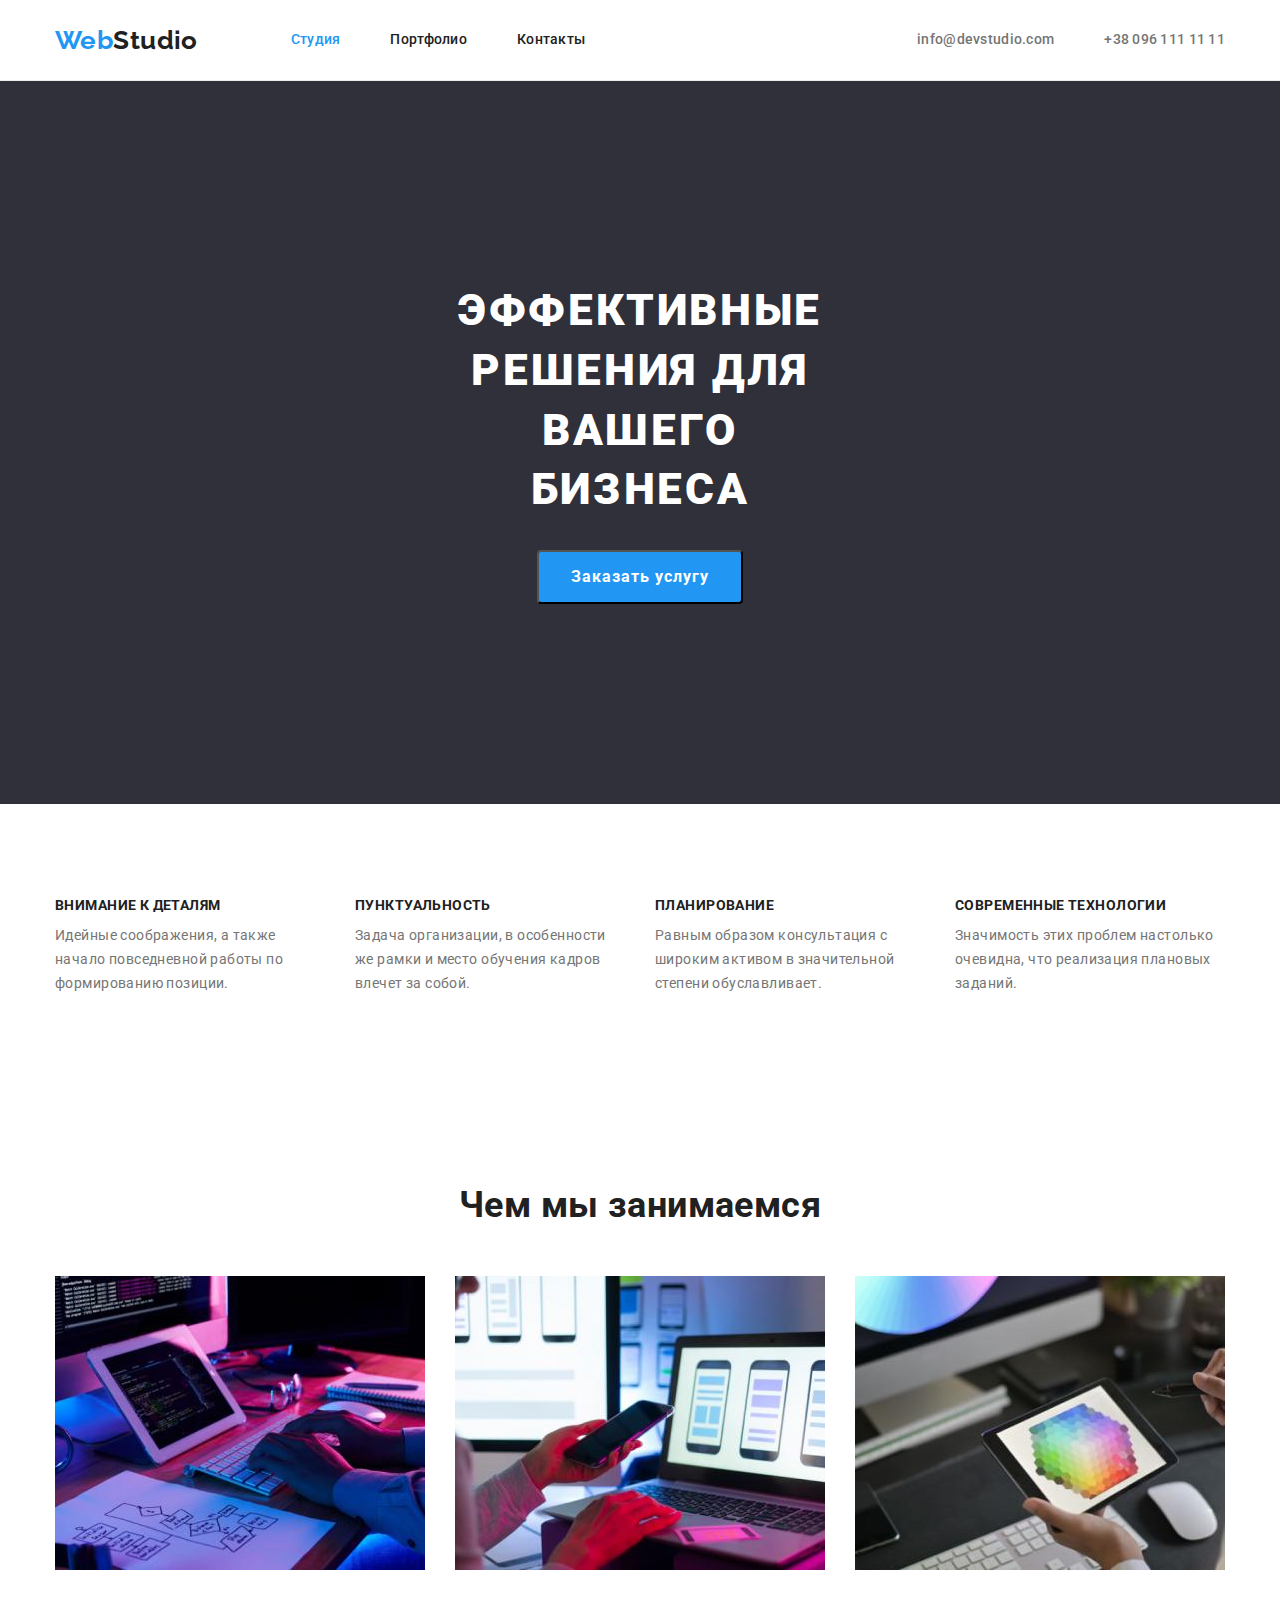
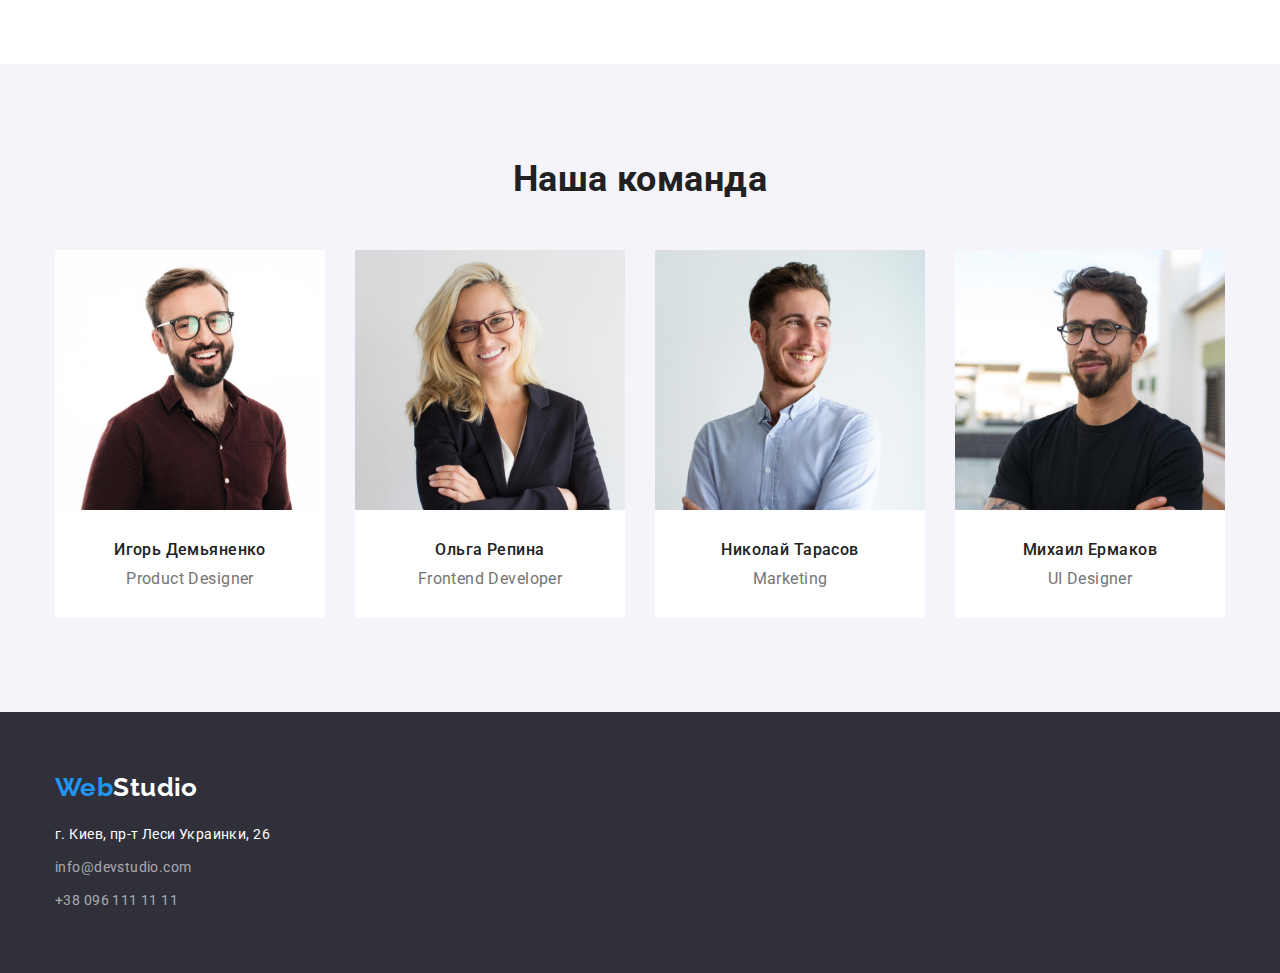
<file: index.html>
<!DOCTYPE html>
<html lang="ru">
  <head>
    <meta charset="UTF-8" />
    <meta name="viewport" content="width=device-width, initial-scale=1.0" />
    <title>Главная</title>
    <link href="https://fonts.googleapis.com/css2?family=Raleway:wght@700&family=Roboto:wght@400;500;700;900&display=swap"
      rel="stylesheet">
      <link rel="stylesheet" href="https://cdnjs.cloudflare.com/ajax/libs/modern-normalize/1.0.0/modern-normalize.min.css" />
    <link rel="stylesheet" href="./css/styles.css">
  </head>
  <body>
    <!-- Верхняя линия -->
    <header class="header">
      <div class="container nav-container">
        <nav class="site-nav">
          <a class="logo" href=""><span class="accent">Web</span>Studio</a>
          <ul class="list site-nav-list">
            <li class="nav-item"><a class="nav-link current" href="./index.html">Студия</a></li>
            <li class="nav-item"><a class="nav-link" href="./portfolio.html">Портфолио</a></li>
            <li class="nav-item"><a class="nav-link" href="">Контакты</a></li>
          </ul>
        </nav>
        <ul class="list contacts-nav">
          <li class="nav-item">
            <a class="contacts-header" href="mailto:info@devstudio.com">info@devstudio.com</a>
          </li>
          <li class="nav-item"><a class="contacts-header" href="tel:+380961111111">+38 096 111 11 11</a></li>
        </ul>
      </div>
    </header>
    <main>
      <!-- Шапка -->
      <section class="hero">
        <h1 class="hero-title">Эффективные решения для вашего бизнеса</h1>
        <button class="button primary" type="button">Заказать услугу</button>
      </section>
      <!-- Особенности -->
      <section class="section">
        <div class="container advantages-container">
          <h2 class="section-title title-advantages">Особенности компании</h2>
          <ul class="list advantages-list">
            <li class="advantages-item">
              <h3 class="title advantages-title">Внимание к деталям</h3>
              <p>
                Идейные соображения, а также начало повседневной работы по
                формированию позиции.
              </p>
            </li>
            <li class="advantages-item">
              <h3 class="title advantages-title">Пунктуальность</h3>
              <p>
                Задача организации, в особенности же рамки и место обучения кадров
                влечет за собой.
              </p>
            </li>
            <li class="advantages-item">
              <h3 class="title advantages-title">Планирование</h3>
              <p>
                Равным образом консультация с широким активом в значительной
                степени обуславливает.
              </p>
            </li>
            <li class="advantages-item">
              <h3 class="title advantages-title">Современные технологии</h3>
              <p>
                Значимость этих проблем настолько очевидна, что реализация
                плановых заданий.
              </p>
            </li>
          </ul>
        </div>
      </section>
      <!-- Примеры работ -->
      <section class="section">
        <div class="container">
          <h2 class="section-title">Чем мы занимаемся</h2>
          <ul class="list work-list">
            <li class="work-list-item">
              <img class="img" src="./images/img1.jpg" alt="Пример 1" />
            </li>
            <li class="work-list-item">
              <img class="img" src="./images/img2.jpg" alt="Пример 2" />
            </li>
            <li class="work-list-item">
              <img class="img" src="./images/img3.jpg" alt="Пример 3" />
            </li>
          </ul>
        </div>
      </section>
      <!-- Наша команда -->
      <section class="section team-section">
        <div class="container team-container">
          <h2 class="section-title">Наша команда</h2>
          <ul class="list team-list">
            <li class="team-list-item">
              <div class="card">
                <img class="img team-img" src="./images/igor-demyanenko.jpg" alt="Игорь Демьяненко" width="270" />
                <h3 class="title team-title">Игорь Демьяненко</h3>
                <p class="prof">Product Designer</p>
              </div>
            </li>
            <li class="team-list-item">
              <div class="card">
              <img class="img team-img" src="./images/olga-repina.jpg" alt="Ольга Репина" width="270" />
              <h3 class="title team-title">Ольга Репина</h3>
              <p class="prof">Frontend Developer</p>
              </div>
            </li>
            <li class="team-list-item"><div class="card">
              <img class="img team-img" src="./images/nicolai-tarasov.jpg" alt="Николай Тарасов" width="270" />
              <h3 class="title team-title">Николай Тарасов</h3>
              <p class="prof">Marketing</p>
              </div>
            </li>
            <li class="team-list-item"><div class="card">
              <img class="img team-img" src="./images/michail-ermakov.jpg" alt="Михаил Ермаков" width="270" />
              <h3 class="title team-title">Михаил Ермаков</h3>
              <p class="prof">UI Designer</p>
              </div>
            </li>
          </ul>
        </div>
      </section>
    </main>
    <!-- Подвал -->
<footer class="footer">
  <div class="container footer-container">
    <a class="logo footer-logo" href="./"><span class="accent">Web</span>Studio</a>
    <address class="address">
      <p class="location">г. Киев, пр-т Леси Украинки, 26</p>
      <a class="contacts-footer" href="mailto:info@devstudio.com">info@devstudio.com</a>
      <a class="contacts-footer tel" href="tel:+380961111111">+38 096 111 11 11</a>
    </address>
  </div>
</footer>
  </body>
</html>
</file>
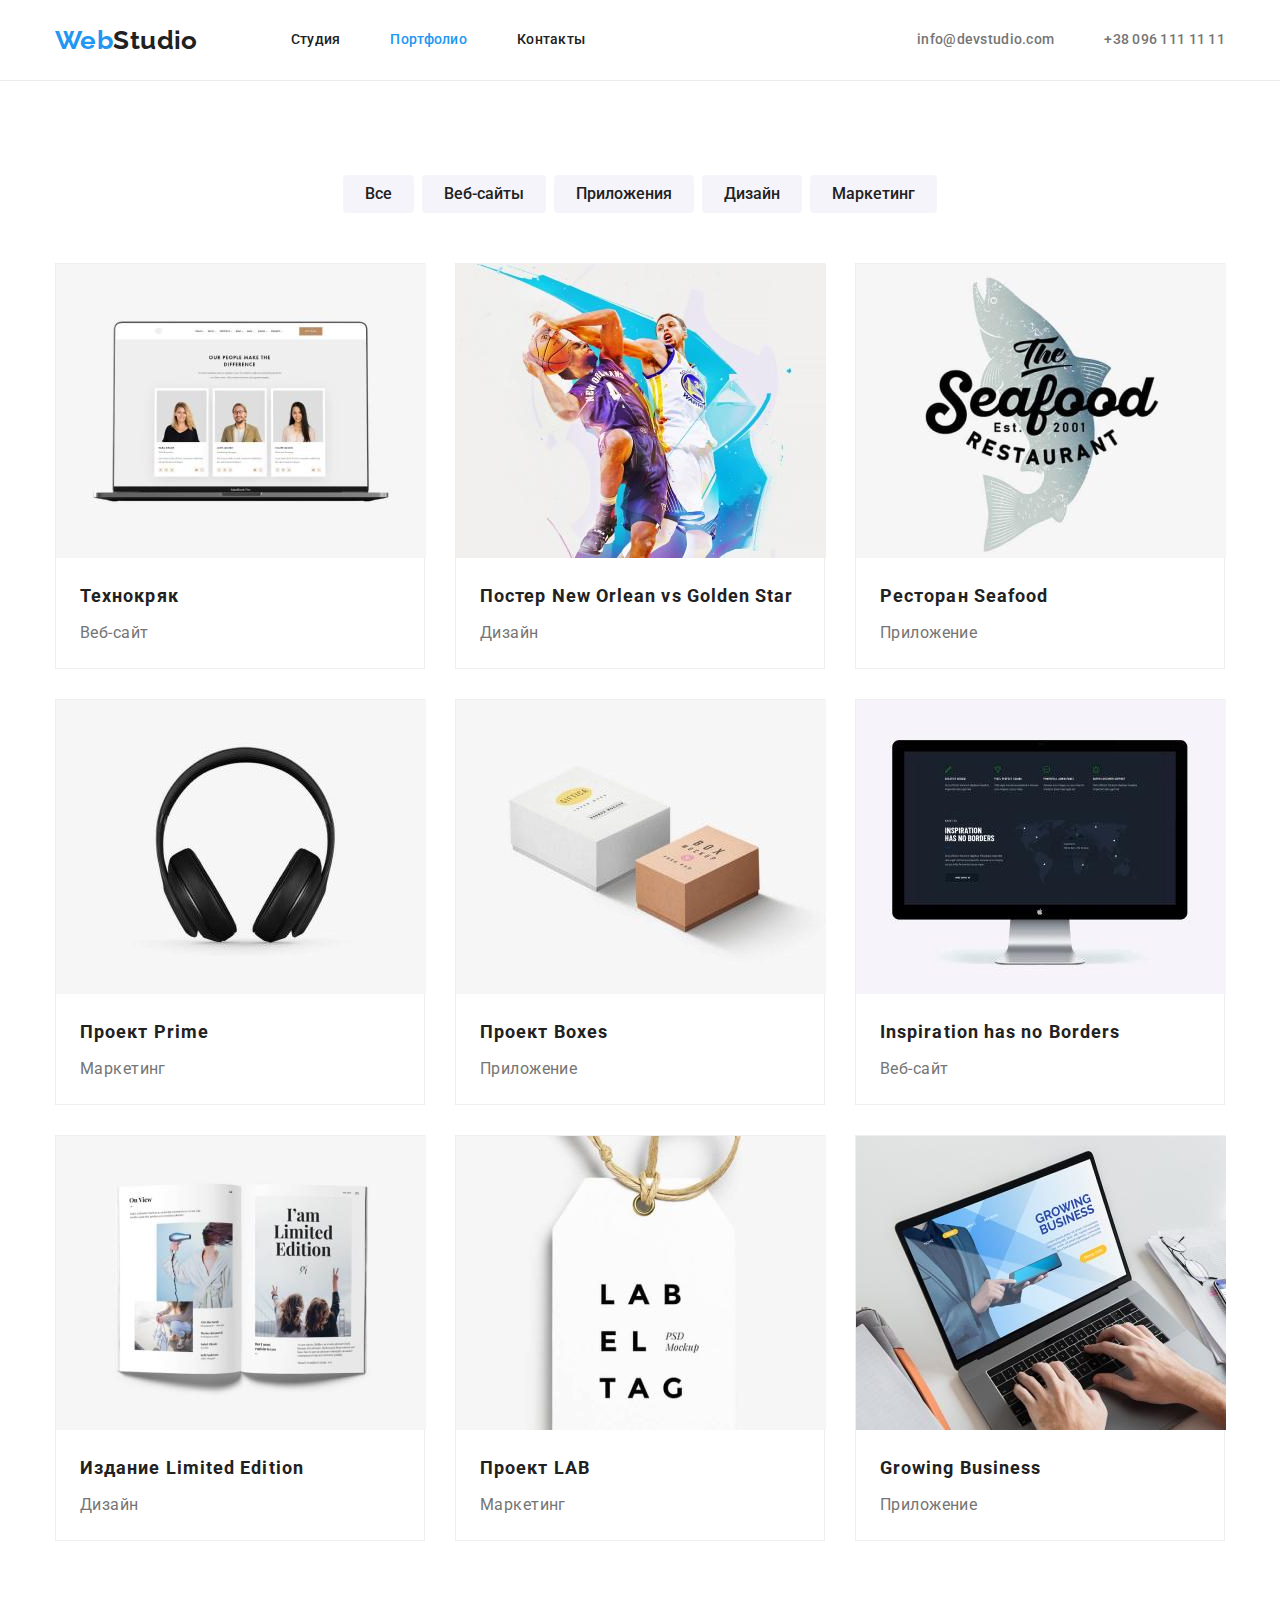
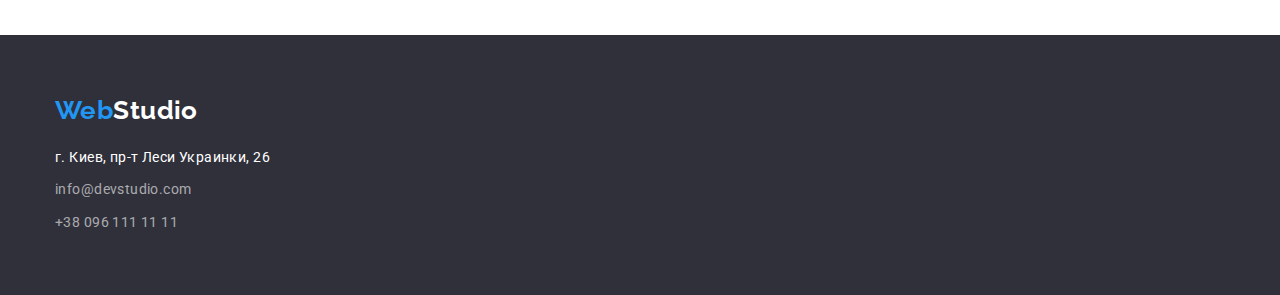
<file: portfolio.html>
<!DOCTYPE html>
<html lang="ru">
<head>
    <meta charset="UTF-8">
    <meta name="viewport" content="width=device-width, initial-scale=1.0">
    <title>Document</title>
    <link href="https://fonts.googleapis.com/css2?family=Raleway:wght@700&family=Roboto:wght@400;500;700;900&display=swap"
        rel="stylesheet">
        <link rel="stylesheet" href="https://cdnjs.cloudflare.com/ajax/libs/modern-normalize/1.0.0/modern-normalize.min.css" />
    <link rel="stylesheet" href="./css/styles.css">
</head>
<body>
    <!-- Верхняя линия -->
    <header class="header">
        <div class="container nav-container">
            <nav class="site-nav">
                <a class="logo" href=""><span class="accent">Web</span>Studio</a>
                <ul class="list site-nav-list">
                    <li class="nav-item"><a class="nav-link" href="./index.html">Студия</a></li>
                    <li class="nav-item"><a class="nav-link current" href="./portfolio.html">Портфолио</a></li>
                    <li class="nav-item"><a class="nav-link" href="">Контакты</a></li>
                </ul>
            </nav>
            <ul class="list contacts-nav">
                <li class="nav-item">
                    <a class="contacts-header" href="mailto:info@devstudio.com">info@devstudio.com</a>
                </li>
                <li class="nav-item"><a class="contacts-header" href="tel:+380961111111">+38 096 111 11 11</a></li>
            </ul>
        </div>
    </header>
    <main>
        <div class="portfolio-main-container">
        <div class="container button-list">
            <ul class="list sort-list">
                <li class="sort-list-item"><button class="button secondary" type="button">Все</button></li>
                <li class="sort-list-item"><button class="button secondary" type="button">Веб-сайты</button></li>
                <li class="sort-list-item"><button class="button secondary" type="button">Приложения</button></li>
                <li class="sort-list-item"><button class="button secondary" type="button">Дизайн</button></li>
                <li class="sort-list-item"><button class="button secondary" type="button">Маркетинг</button></li>
            </ul>
        </div>
        <div class="container portfolio-container">
            <ul class="list portfolio-list">
                 <li class="portfolio-list-item">
                    <div class="portfolio-card">
                        <img class="img portfolio-img" src="./images/tekhnokryak.jpg" alt="Технокряк" width="370">
                        <h2 class="title portfolio-title">Технокряк</h2>
                        <p class="portfolio">Веб-сайт</p>
                    </div>
                </li>
                 <li class="portfolio-list-item">
                    <div class="portfolio-card">
                     
                    <img class="img portfolio-img" src="./images/poster-new-orlean-vs-golden-star.jpg" alt="Постер New Orlean vs Golden Star" width="370">
                    <h2 class="title portfolio-title">Постер New Orlean vs Golden Star</h2>
                    <p class="portfolio">Дизайн</p>
                </div>
                </li>
                 <li class="portfolio-list-item">
                    <div class="portfolio-card">
                    <img class="img portfolio-img" src="./images/restoran-seafood.jpg" alt="Ресторан Seafood" width="370">
                    <h2 class="title portfolio-title">Ресторан Seafood</h2>
                    <p class="portfolio">Приложение</p>
                </div>
                </li>
                 <li class="portfolio-list-item">
                    <div class="portfolio-card">
                    <img class="img portfolio-img" src="./images/project-prime.jpg" alt="Проект Prime" width="370">
                    <h2 class="title portfolio-title">Проект Prime</h2>
                    <p class="portfolio">Маркетинг</p>
                </div>
                </li>
                 <li class="portfolio-list-item">
                    <div class="portfolio-card">
                    <img class="img portfolio-img" src="./images/project-boxes.jpg" alt="Проект Boxes" width="370">
                    <h2 class="title portfolio-title">Проект Boxes</h2>
                    <p class="portfolio">Приложение</p>
                </div>
                </li>
                 <li class="portfolio-list-item">
                    <div class="portfolio-card">
                    <img class="img portfolio-img" src="./images/inspiration-has-no-borders.jpg" alt="Inspiration has no Borders" width="370">
                    <h2 class="title portfolio-title">Inspiration has no Borders</h2>
                    <p class="portfolio">Веб-сайт</p>
                </div>
                </li>
                 <li class="portfolio-list-item">
                    <div class="portfolio-card">
                    <img class="img portfolio-img" src="./images/izdanie-limited-edition.jpg" alt="Издание Limited Edition" width="370">
                    <h2 class="title portfolio-title">Издание Limited Edition</h2>
                    <p class="portfolio">Дизайн</p>
                </div>
                </li>
                 <li class="portfolio-list-item">
                    <div class="portfolio-card">
                    <img class="img portfolio-img" src="./images/project-lab.jpg" alt="Проект LAB" width="370">
                    <h2 class="title portfolio-title">Проект LAB</h2>
                    <p class="portfolio">Маркетинг</p>
                </div>
                </li>
                 <li class="portfolio-list-item">
                    <div class="portfolio-card">
                    <img class="img portfolio-img" src="./images/growing-business.jpg" alt="Growing Business" width="370">
                    <h2 class="title portfolio-title">Growing Business</h2>
                    <p class="portfolio">Приложение</p>
                </div>
                </li>
            </ul>
        </div>
        </div>
    </main>
<!-- Подвал -->
<footer class="footer">
    <div class="container footer-container">
        <a class="logo footer-logo" href="./"><span class="accent">Web</span>Studio</a>
        <address class="address">
           <p class="location">г. Киев, пр-т Леси Украинки, 26</p>
            <a class="contacts-footer" href="mailto:info@devstudio.com">info@devstudio.com</a>
            <a class="contacts-footer tel" href="tel:+380961111111">+38 096 111 11 11</a>
        </address>
    </div>
</footer>
</body>
</html>
</file>
<file: css/styles.css>
/* Основной текст #757575 */
/* Цвет заголовков #212121 */
/* Цвет выделения текста #2196F3 */
/* Второстепенное выделение текста #FFFFFF */
/* Цвет адреса rgba(255, 255, 255, 0.6) */
:root {
  --main-text-color: #757575;
  --title-text-color: #212121;
  --accent-color: #2196f3;
  --second-accent-color: #ffffff;
  --contacts-footer-color: rgba(255, 255, 255, 0.6);
  --button-secondary-bg-color: #f5f4fa;
  --bg-color: #2f303a;
  --line-header-color: #ececec;
}

body {
  color: var(--main-text-color);
  font-family: Roboto, Raleway, sans-serif;
  font-weight: 400;
  font-size: 14px;
  line-height: 1.71;
  letter-spacing: 0.03em;
}

a {
  text-decoration: none;
}
/* общие стили для списков */
.list {
  padding: 0;
  margin: 0;
  list-style: none;
}
/* общие стили для оформления контейнеров */
.container {
  margin-left: auto;
  margin-right: auto;
  padding-left: 15px;
  padding-right: 15px;

  width: 1200px;
}
/* основное оформление логотипа */
.logo {
  color: var(--title-text-color);
  font-family: Raleway;
  font-weight: 700;
  font-size: 26px;
  line-height: 1.19;
}

.accent {
  color: var(--accent-color);
}

.img {
  display: block;
}

/* Стили для index */
.footer {
  background-color: var(--bg-color);
}
/* Оформелние панели навигации */
.header {
  border-bottom: 1px solid var(--line-header-color);
}

.nav-container,
.site-nav {
  display: flex;
  align-items: center;
}

.site-nav-list {
  margin-left: 93px;

  display: flex;
}

.nav-item:not(:last-child) {
  margin-right: 50px;
}

.nav-link {
  padding-top: 32px;
  padding-bottom: 32px;

  display: block;

  color: var(--title-text-color);
  font-weight: 500;
  line-height: 1.14;
  letter-spacing: 0.02em;
}

.nav-link:hover,
.contacts-header:hover,
.contacts-footer:hover,
.nav-link:focus,
.contacts-header:focus,
.contacts-footer:focus {
  color: var(--accent-color);
}

.current {
  color: var(--accent-color);
}

.contacts-nav {
  margin-left: auto;

  display: flex;
}

.contacts-header {
  color: var(--main-text-color);
  font-weight: 500;
  line-height: 1.14;
  letter-spacing: 0.02em;
}
/* Оформление секции-герой */
.hero {
  padding: 200px 452px;

  text-align: center;

  background-color: var(--bg-color);
}
/* Оформление заголовка секции-герой */
.hero-title {
  margin-top: 0px;
  margin-bottom: 30px;

  color: var(--second-accent-color);
  font-weight: 900;
  font-size: 44px;
  line-height: 1.36;
  text-align: center;
  letter-spacing: 0.06em;
  text-transform: uppercase;
}
/* Основное оформление кнопки */
.button {
  border-radius: 4px;
  padding: 6px 22px;

  display: inline-block;
}
/* Оформление кнопки в секции-герой */
.primary {
  padding: 10px 32px;

  color: var(--second-accent-color);
  font-weight: 700;
  font-size: 16px;
  line-height: 1.87;
  align-items: center;
  text-align: center;
  letter-spacing: 0.06em;

  background-color: var(--accent-color);
}

.primary:hover,
.primary:focus {
  color: var(--accent-color);

  background-color: var(--second-accent-color);
}
/* Основное оформление секций */
.section {
  margin-top: 0px;
  padding-top: 94px;
  padding-bottom: 94px;
}
/* Основное оформление заголовков секций */
.section-title {
  margin-top: 0;
  margin-bottom: 50px;

  color: var(--title-text-color);
  font-weight: 700;
  font-size: 36px;
  line-height: 1.17;
  text-align: center;
}
/* Основное оформление заголовков */
.title {
  margin-top: 0;
  margin-bottom: 10px;

  color: var(--title-text-color);
}
/* Оформление выравнивания секции особенности компании */
.title-advantages {
  display: none;
}

.advantages-list {
  display: flex;
}

.advantages-item {
  width: calc((100% - 90px) / 4);
  justify-content: center;
}

.advantages-item:not(:last-child) {
  margin-right: 30px;
}
/* Оформление заголовков секции особенности компании */
.advantages-title {
  font-weight: 700;
  font-size: inherit;
  line-height: 1.14;
  text-transform: uppercase;
}
/* Оформление параграфов особенности компании */
.advantages-list p {
  margin: 0;
}

.work-list {
  display: flex;
}

.work-list-item:not(:last-child) {
  margin-right: 30px;
}

/* Оформление для секции команда */
.team-section {
  margin: 0;

  background-color: var(--button-secondary-bg-color);
}
/* Оформление для контейнера команда */

.team-list {
  display: flex;

  text-align: center;
}

.team-img {
  margin-bottom: 30px;
}

.card {
  background-color: var(--second-accent-color);
  border-bottom-left-radius: 4px;
  border-bottom-right-radius: 4px;
}

.team-list-item:not(:last-child) {
  margin-right: 30px;
}

/* Оформление заголовков секции команда */
.team-title {
  font-weight: 500;
  font-size: 16px;
  line-height: 1.19;
}
/* Оформление рода деятельности членов команды */
.prof {
  margin: 0px;
  padding-bottom: 30px;

  font-size: 16px;
  line-height: 1.19;
}
/* Оформление контейнера в футере */
.footer-container {
  padding-top: 60px;
  padding-bottom: 60px;
}
/* Оформление лого в футере */
.footer-logo {
  margin-bottom: 20px;

  display: block;

  color: var(--second-accent-color);
}
/* Оформление контактов */
.address {
  color: var(--second-accent-color);
  font-style: normal;
}

.location {
  margin-top: 0;
  margin-bottom: 9px;
}

.contacts-footer {
  margin-bottom: 9px;

  display: block;

  color: var(--contacts-footer-color);
}

.tel {
  margin-bottom: 0;
}

/* Стили для portfolio */
.portfolio-main-container {
  margin-top: 0px;
  padding-top: 94px;
  padding-bottom: 94px;
}
.button-list {
  margin-bottom: 50px;
}

.sort-list {
  display: flex;
  justify-content: center;
}

.sort-list-item:not(:last-child) {
  margin-right: 8px;
}

.secondary {
  color: var(--title-text-color);
  font-weight: 500;
  font-size: 16px;
  line-height: 1.62;
  text-align: center;

  background-color: var(--button-secondary-bg-color);
  border: 0px;
}

.secondary:hover,
.secondary:focus {
  border: 0px;

  color: var(--second-accent-color);

  background-color: var(--accent-color);
}

.portfolio-list {
  display: flex;
  flex-wrap: wrap;
}

.portfolio-card {
  width: 370px;

  background-color: var(--second-accent-color);
  border: 1px solid #eeeeee;
}

.portfolio-list-item:not(:nth-child(3n)) {
  margin-right: 30px;
}

.portfolio-list-item:not(:nth-last-child(-n + 3)) {
  margin-bottom: 30px;
}

.portfolio-img {
  margin-bottom: 20px;
}

.portfolio-title {
  margin-bottom: 4px;
  padding-left: 24px;

  font-weight: 700;
  font-size: 18px;
  line-height: 2;
  letter-spacing: 0.06em;
}

.portfolio {
  margin: 0;
  padding-bottom: 20px;
  padding-left: 24px;

  font-size: 16px;
  line-height: 1.87;
}
</file>
